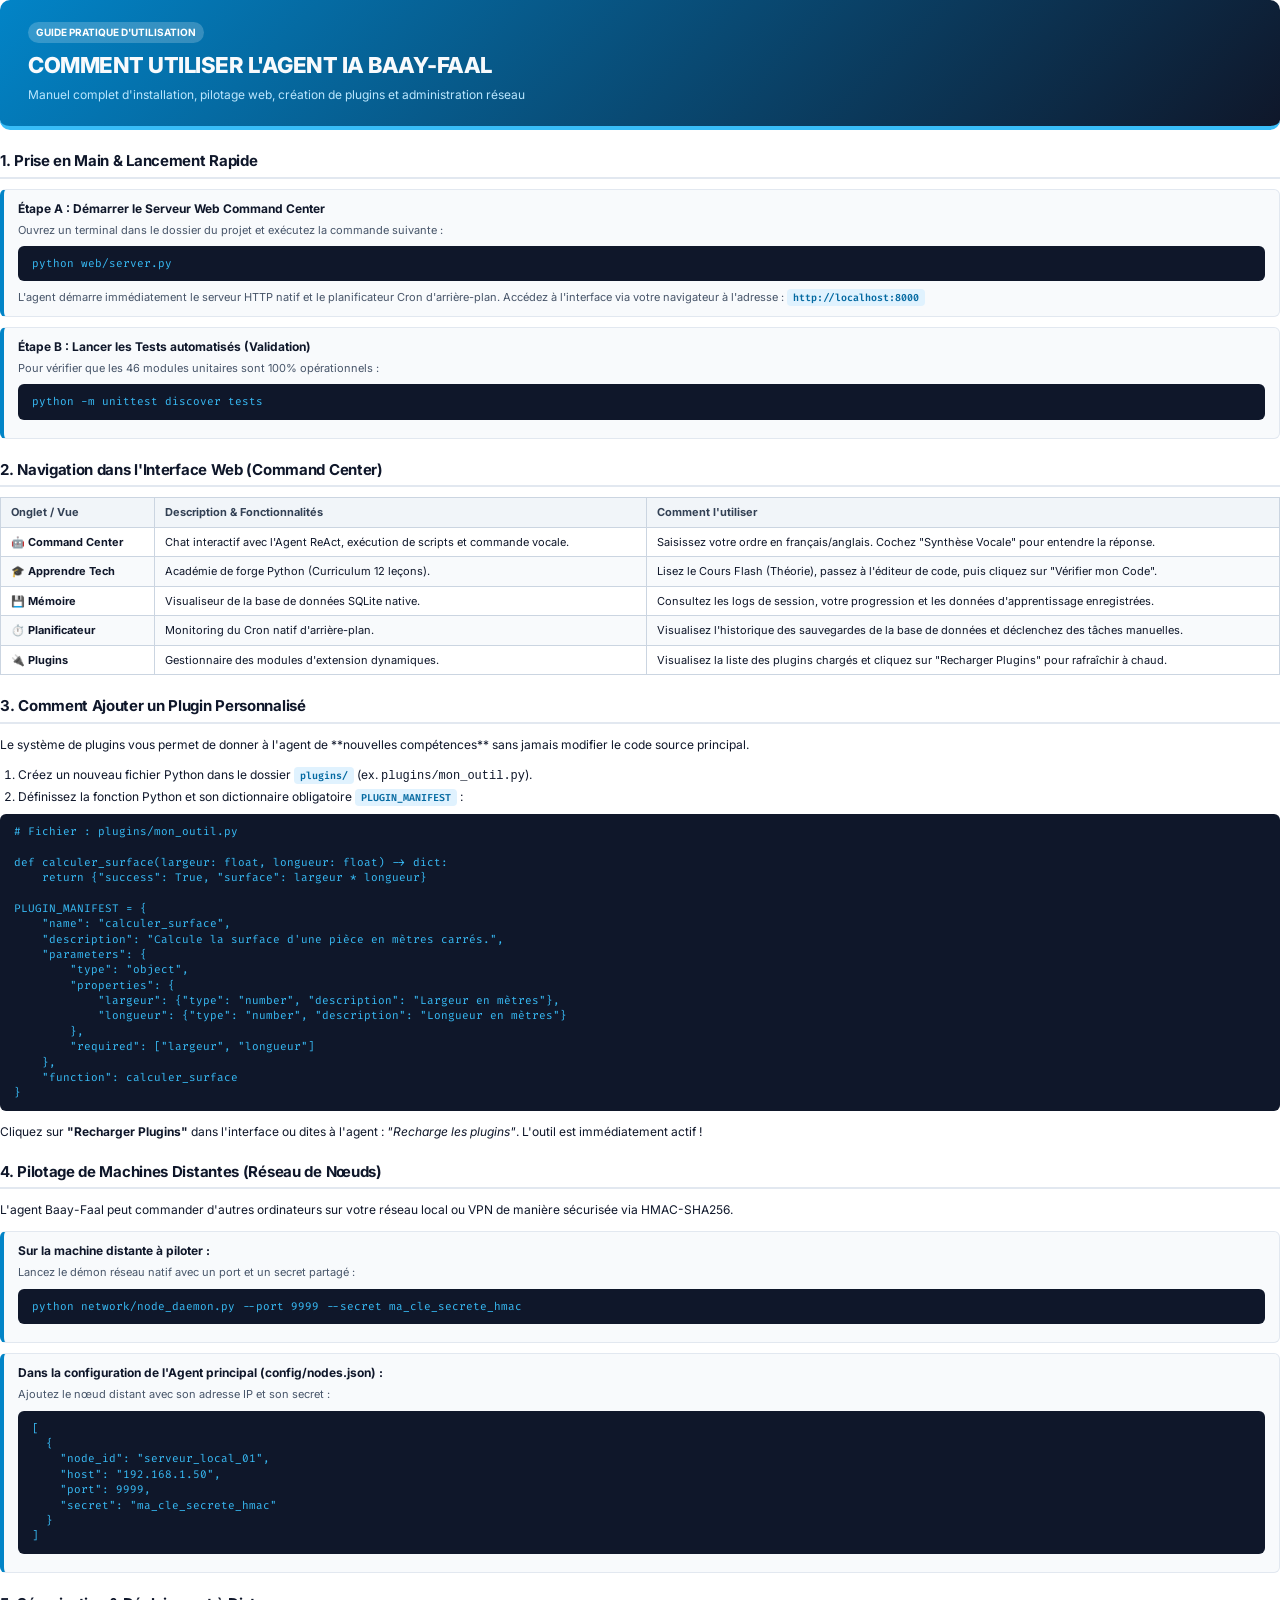
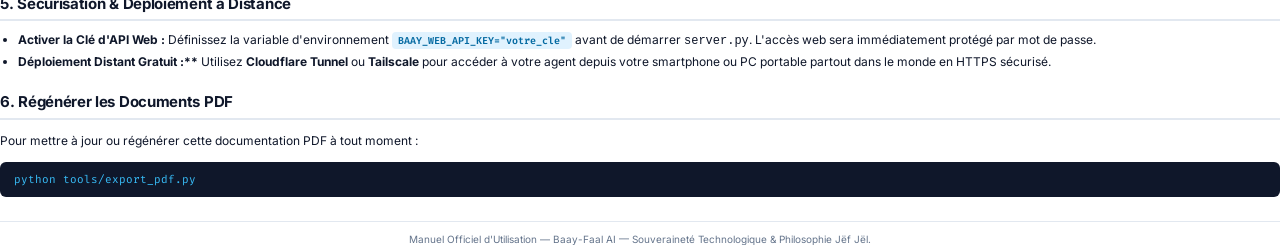
<file: docs/guide_utilisation_baay_faal.html>
<!DOCTYPE html>
<html lang="fr">
<head>
  <meta charset="UTF-8">
  <title>Guide d'Utilisation Officiel — Agent IA Baay-Faal</title>
  <style>
    @import url('https://fonts.googleapis.com/css2?family=Inter:wght@300;400;600;700;800&family=Fira+Code:wght@400;600&display=swap');

    @page {
      size: A4;
      margin: 12mm;
    }

    body {
      font-family: 'Inter', -apple-system, BlinkMacSystemFont, "Segoe UI", Roboto, sans-serif;
      color: #0f172a;
      background-color: #ffffff;
      line-height: 1.5;
      margin: 0;
      padding: 0;
      font-size: 12px;
    }

    .header-banner {
      background: linear-gradient(135deg, #0284c7 0%, #0f172a 100%);
      color: #ffffff;
      padding: 22px 28px;
      border-radius: 10px;
      margin-bottom: 20px;
      border-bottom: 4px solid #38bdf8;
    }

    .header-banner h1 {
      margin: 0 0 4px 0;
      font-size: 22px;
      font-weight: 800;
      letter-spacing: -0.5px;
      color: #f8fafc;
    }

    .header-banner p {
      margin: 0;
      font-size: 12px;
      color: #bae6fd;
      font-weight: 400;
    }

    .badge {
      display: inline-block;
      background: rgba(255, 255, 255, 0.2);
      color: #ffffff;
      padding: 3px 8px;
      border-radius: 16px;
      font-size: 10px;
      font-weight: 700;
      text-transform: uppercase;
      margin-bottom: 6px;
    }

    h2 {
      color: #0f172a;
      font-size: 15px;
      font-weight: 700;
      border-bottom: 2px solid #e2e8f0;
      padding-bottom: 4px;
      margin-top: 20px;
      margin-bottom: 10px;
      letter-spacing: -0.3px;
    }

    h3 {
      color: #0284c7;
      font-size: 13px;
      font-weight: 600;
      margin-top: 14px;
      margin-bottom: 6px;
    }

    .step-card {
      background-color: #f8fafc;
      border: 1px solid #e2e8f0;
      border-left: 4px solid #0284c7;
      padding: 10px 14px;
      border-radius: 6px;
      margin-bottom: 10px;
    }

    .step-card h4 {
      margin: 0 0 4px 0;
      color: #0f172a;
      font-size: 12px;
      font-weight: 700;
    }

    .step-card p {
      margin: 0;
      font-size: 11px;
      color: #475569;
    }

    table {
      width: 100%;
      border-collapse: collapse;
      margin: 10px 0;
      font-size: 11px;
    }

    th, td {
      border: 1px solid #cbd5e1;
      padding: 6px 10px;
      text-align: left;
    }

    th {
      background-color: #f1f5f9;
      color: #334155;
      font-weight: 700;
    }

    tr:nth-child(even) {
      background-color: #f8fafc;
    }

    .code-block {
      background-color: #0f172a;
      color: #38bdf8;
      font-family: 'Fira Code', monospace;
      padding: 10px 14px;
      border-radius: 6px;
      font-size: 11px;
      line-height: 1.4;
      margin: 8px 0;
      white-space: pre-wrap;
      word-break: break-all;
    }

    .key-tag {
      background-color: #e0f2fe;
      color: #0369a1;
      padding: 2px 6px;
      border-radius: 4px;
      font-family: 'Fira Code', monospace;
      font-size: 10px;
      font-weight: 600;
    }

    ul, ol {
      margin: 6px 0;
      padding-left: 18px;
    }

    li {
      margin-bottom: 3px;
    }

    .footer {
      margin-top: 24px;
      padding-top: 10px;
      border-top: 1px solid #e2e8f0;
      text-align: center;
      font-size: 10px;
      color: #64748b;
    }
  </style>
</head>
<body>

  <div class="header-banner">
    <div class="badge">Guide Pratique d'Utilisation</div>
    <h1>COMMENT UTILISER L'AGENT IA BAAY-FAAL</h1>
    <p>Manuel complet d'installation, pilotage web, création de plugins et administration réseau</p>
  </div>

  <h2>1. Prise en Main & Lancement Rapide</h2>

  <div class="step-card">
    <h4>Étape A : Démarrer le Serveur Web Command Center</h4>
    <p>Ouvrez un terminal dans le dossier du projet et exécutez la commande suivante :</p>
    <div class="code-block">python web/server.py</div>
    <p>L'agent démarre immédiatement le serveur HTTP natif et le planificateur Cron d'arrière-plan. Accédez à l'interface via votre navigateur à l'adresse : <span class="key-tag">http://localhost:8000</span></p>
  </div>

  <div class="step-card">
    <h4>Étape B : Lancer les Tests automatisés (Validation)</h4>
    <p>Pour vérifier que les 46 modules unitaires sont 100% opérationnels :</p>
    <div class="code-block">python -m unittest discover tests</div>
  </div>

  <h2>2. Navigation dans l'Interface Web (Command Center)</h2>
  <table>
    <thead>
      <tr>
        <th>Onglet / Vue</th>
        <th>Description & Fonctionnalités</th>
        <th>Comment l'utiliser</th>
      </tr>
    </thead>
    <tbody>
      <tr>
        <td><strong>🤖 Command Center</strong></td>
        <td>Chat interactif avec l'Agent ReAct, exécution de scripts et commande vocale.</td>
        <td>Saisissez votre ordre en français/anglais. Cochez "Synthèse Vocale" pour entendre la réponse.</td>
      </tr>
      <tr>
        <td><strong>🎓 Apprendre Tech</strong></td>
        <td>Académie de forge Python (Curriculum 12 leçons).</td>
        <td>Lisez le Cours Flash (Théorie), passez à l'éditeur de code, puis cliquez sur "Vérifier mon Code".</td>
      </tr>
      <tr>
        <td><strong>💾 Mémoire</strong></td>
        <td>Visualiseur de la base de données SQLite native.</td>
        <td>Consultez les logs de session, votre progression et les données d'apprentissage enregistrées.</td>
      </tr>
      <tr>
        <td><strong>⏱️ Planificateur</strong></td>
        <td>Monitoring du Cron natif d'arrière-plan.</td>
        <td>Visualisez l'historique des sauvegardes de la base de données et déclenchez des tâches manuelles.</td>
      </tr>
      <tr>
        <td><strong>🔌 Plugins</strong></td>
        <td>Gestionnaire des modules d'extension dynamiques.</td>
        <td>Visualisez la liste des plugins chargés et cliquez sur "Recharger Plugins" pour rafraîchir à chaud.</td>
      </tr>
    </tbody>
  </table>

  <h2>3. Comment Ajouter un Plugin Personnalisé</h2>
  <p>Le système de plugins vous permet de donner à l'agent de **nouvelles compétences** sans jamais modifier le code source principal.</p>

  <ol>
    <li>Créez un nouveau fichier Python dans le dossier <span class="key-tag">plugins/</span> (ex. <code>plugins/mon_outil.py</code>).</li>
    <li>Définissez la fonction Python et son dictionnaire obligatoire <span class="key-tag">PLUGIN_MANIFEST</span> :</li>
  </ol>

  <div class="code-block"># Fichier : plugins/mon_outil.py

def calculer_surface(largeur: float, longueur: float) -> dict:
    return {"success": True, "surface": largeur * longueur}

PLUGIN_MANIFEST = {
    "name": "calculer_surface",
    "description": "Calcule la surface d'une pièce en mètres carrés.",
    "parameters": {
        "type": "object",
        "properties": {
            "largeur": {"type": "number", "description": "Largeur en mètres"},
            "longueur": {"type": "number", "description": "Longueur en mètres"}
        },
        "required": ["largeur", "longueur"]
    },
    "function": calculer_surface
}</div>

  <p>Cliquez sur <strong>"Recharger Plugins"</strong> dans l'interface ou dites à l'agent : <em>"Recharge les plugins"</em>. L'outil est immédiatement actif !</p>

  <h2>4. Pilotage de Machines Distantes (Réseau de Nœuds)</h2>
  <p>L'agent Baay-Faal peut commander d'autres ordinateurs sur votre réseau local ou VPN de manière sécurisée via HMAC-SHA256.</p>

  <div class="step-card">
    <h4>Sur la machine distante à piloter :</h4>
    <p>Lancez le démon réseau natif avec un port et un secret partagé :</p>
    <div class="code-block">python network/node_daemon.py --port 9999 --secret ma_cle_secrete_hmac</div>
  </div>

  <div class="step-card">
    <h4>Dans la configuration de l'Agent principal (config/nodes.json) :</h4>
    <p>Ajoutez le nœud distant avec son adresse IP et son secret :</p>
    <div class="code-block">[
  {
    "node_id": "serveur_local_01",
    "host": "192.168.1.50",
    "port": 9999,
    "secret": "ma_cle_secrete_hmac"
  }
]</div>
  </div>

  <h2>5. Sécurisation & Déploiement à Distance</h2>
  <ul>
    <li><strong>Activer la Clé d'API Web :</strong> Définissez la variable d'environnement <span class="key-tag">BAAY_WEB_API_KEY="votre_cle"</span> avant de démarrer <code>server.py</code>. L'accès web sera immédiatement protégé par mot de passe.</li>
    <li><strong>Déploiement Distant Gratuit :**</strong> Utilisez <strong>Cloudflare Tunnel</strong> ou <strong>Tailscale</strong> pour accéder à votre agent depuis votre smartphone ou PC portable partout dans le monde en HTTPS sécurisé.</li>
  </ul>

  <h2>6. Régénérer les Documents PDF</h2>
  <p>Pour mettre à jour ou régénérer cette documentation PDF à tout moment :</p>
  <div class="code-block">python tools/export_pdf.py</div>

  <div class="footer">
    Manuel Officiel d'Utilisation — Baay-Faal AI — Souveraineté Technologique & Philosophie Jëf Jël.
  </div>

</body>
</html>
</file>
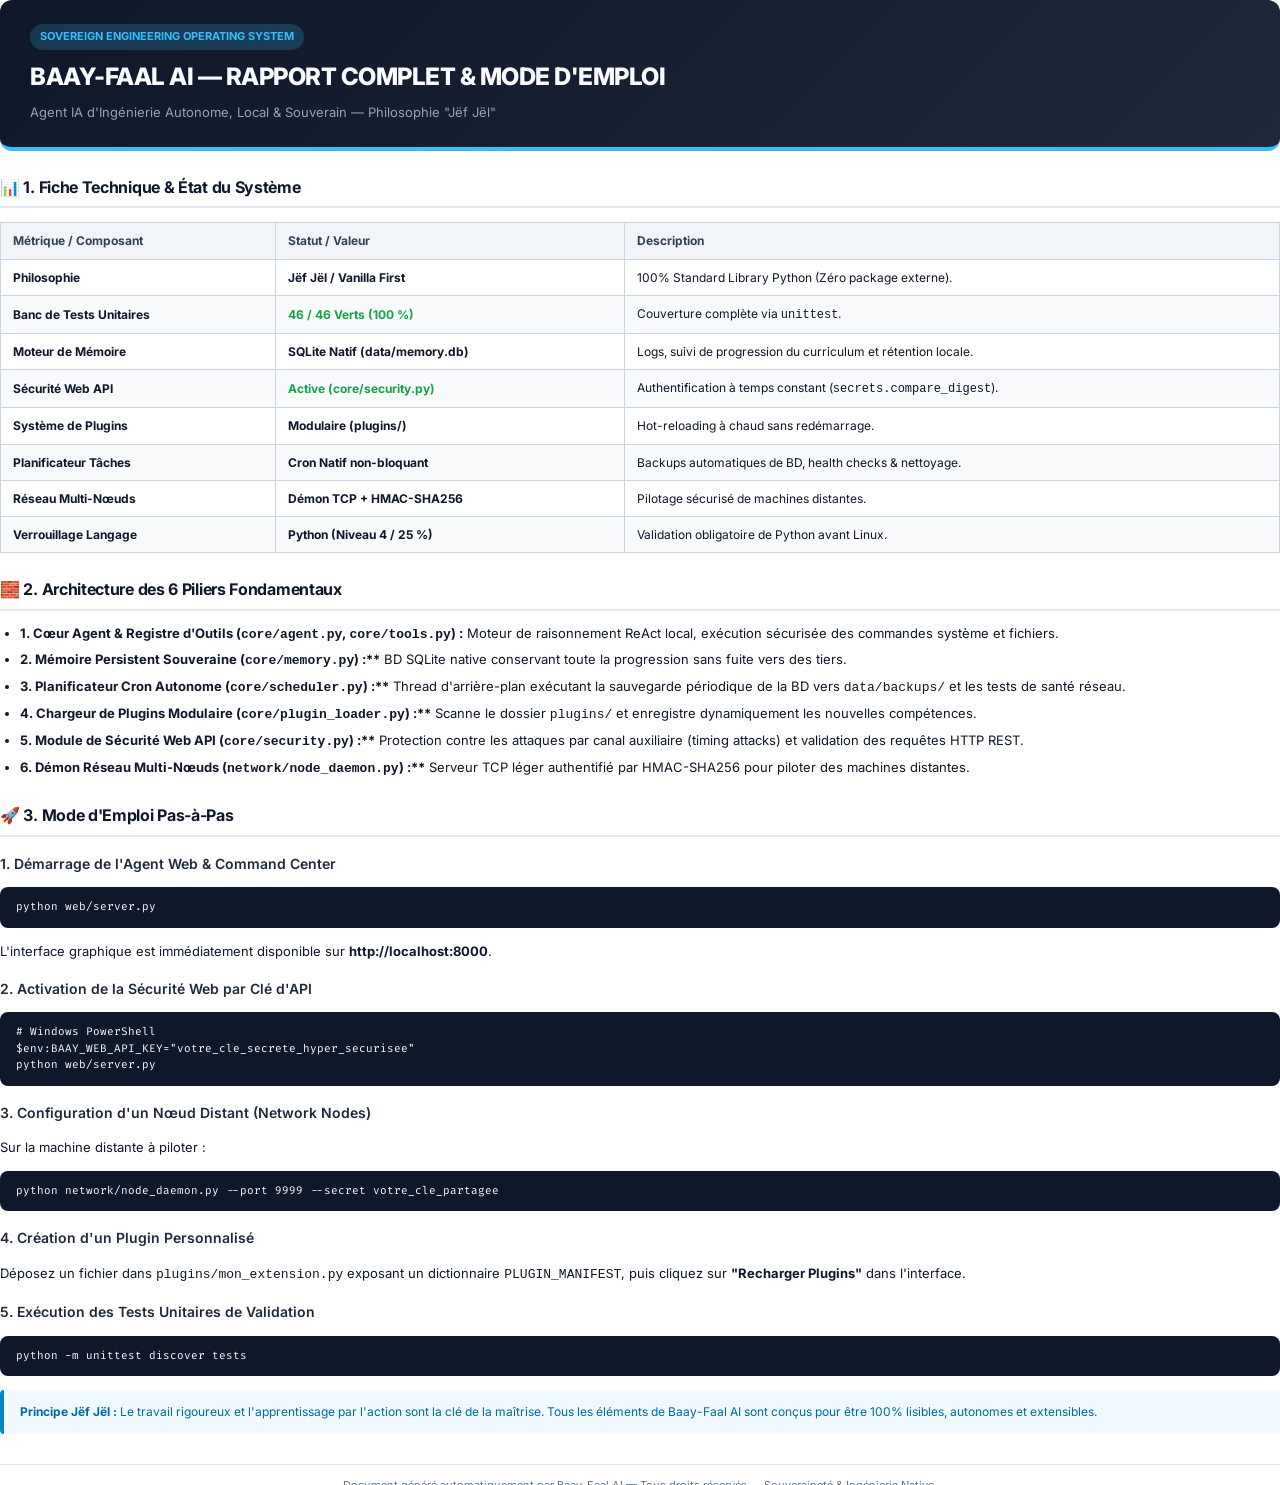
<file: docs/rapport_baay_faal.html>
<!DOCTYPE html>
<html lang="fr">
<head>
  <meta charset="UTF-8">
  <title>Rapport Complet & Mode d'Emploi — BAAY-FAAL AI</title>
  <style>
    @import url('https://fonts.googleapis.com/css2?family=Inter:wght@300;400;600;700;800&family=Fira+Code:wght@400;600&display=swap');

    @page {
      size: A4;
      margin: 15mm;
    }

    body {
      font-family: 'Inter', -apple-system, BlinkMacSystemFont, "Segoe UI", Roboto, sans-serif;
      color: #0f172a;
      background-color: #ffffff;
      line-height: 1.6;
      margin: 0;
      padding: 0;
      font-size: 13px;
    }

    .header-banner {
      background: linear-gradient(135deg, #0f172a 0%, #1e293b 100%);
      color: #ffffff;
      padding: 24px 30px;
      border-radius: 12px;
      margin-bottom: 24px;
      border-bottom: 4px solid #38bdf8;
    }

    .header-banner h1 {
      margin: 0 0 6px 0;
      font-size: 24px;
      font-weight: 800;
      letter-spacing: -0.5px;
      color: #f8fafc;
    }

    .header-banner p {
      margin: 0;
      font-size: 13px;
      color: #94a3b8;
      font-weight: 400;
    }

    .badge {
      display: inline-block;
      background: rgba(56, 189, 248, 0.2);
      color: #38bdf8;
      padding: 4px 10px;
      border-radius: 20px;
      font-size: 11px;
      font-weight: 700;
      text-transform: uppercase;
      margin-bottom: 8px;
    }

    h2 {
      color: #0f172a;
      font-size: 16px;
      font-weight: 700;
      border-bottom: 2px solid #e2e8f0;
      padding-bottom: 6px;
      margin-top: 24px;
      margin-bottom: 12px;
      letter-spacing: -0.3px;
    }

    h3 {
      color: #1e293b;
      font-size: 14px;
      font-weight: 600;
      margin-top: 16px;
      margin-bottom: 8px;
    }

    table {
      width: 100%;
      border-collapse: collapse;
      margin: 14px 0;
      font-size: 12px;
    }

    th, td {
      border: 1px solid #cbd5e1;
      padding: 8px 12px;
      text-align: left;
    }

    th {
      background-color: #f1f5f9;
      color: #334155;
      font-weight: 700;
    }

    tr:nth-child(even) {
      background-color: #f8fafc;
    }

    .status-ok {
      color: #16a34a;
      font-weight: 700;
    }

    .code-block {
      background-color: #0f172a;
      color: #f8fafc;
      font-family: 'Fira Code', monospace;
      padding: 12px 16px;
      border-radius: 8px;
      font-size: 11px;
      line-height: 1.5;
      margin: 12px 0;
      white-space: pre-wrap;
      word-break: break-all;
    }

    .info-box {
      background-color: #f0f9ff;
      border-left: 4px solid #0284c7;
      padding: 12px 16px;
      border-radius: 4px;
      margin: 14px 0;
      font-size: 12px;
      color: #0369a1;
    }

    ul, ol {
      margin: 8px 0;
      padding-left: 20px;
    }

    li {
      margin-bottom: 4px;
    }

    .footer {
      margin-top: 30px;
      padding-top: 12px;
      border-top: 1px solid #e2e8f0;
      text-align: center;
      font-size: 11px;
      color: #64748b;
    }
  </style>
</head>
<body>

  <div class="header-banner">
    <div class="badge">Sovereign Engineering Operating System</div>
    <h1>BAAY-FAAL AI — RAPPORT COMPLET & MODE D'EMPLOI</h1>
    <p>Agent IA d'Ingénierie Autonome, Local & Souverain — Philosophie "Jëf Jël"</p>
  </div>

  <h2>📊 1. Fiche Technique & État du Système</h2>
  <table>
    <thead>
      <tr>
        <th>Métrique / Composant</th>
        <th>Statut / Valeur</th>
        <th>Description</th>
      </tr>
    </thead>
    <tbody>
      <tr>
        <td><strong>Philosophie</strong></td>
        <td><strong>Jëf Jël / Vanilla First</strong></td>
        <td>100% Standard Library Python (Zéro package externe).</td>
      </tr>
      <tr>
        <td><strong>Banc de Tests Unitaires</strong></td>
        <td><span class="status-ok">46 / 46 Verts (100 %)</span></td>
        <td>Couverture complète via <code>unittest</code>.</td>
      </tr>
      <tr>
        <td><strong>Moteur de Mémoire</strong></td>
        <td><strong>SQLite Natif (data/memory.db)</strong></td>
        <td>Logs, suivi de progression du curriculum et rétention locale.</td>
      </tr>
      <tr>
        <td><strong>Sécurité Web API</strong></td>
        <td><span class="status-ok">Active (core/security.py)</span></td>
        <td>Authentification à temps constant (<code>secrets.compare_digest</code>).</td>
      </tr>
      <tr>
        <td><strong>Système de Plugins</strong></td>
        <td><strong>Modulaire (plugins/)</strong></td>
        <td>Hot-reloading à chaud sans redémarrage.</td>
      </tr>
      <tr>
        <td><strong>Planificateur Tâches</strong></td>
        <td><strong>Cron Natif non-bloquant</strong></td>
        <td>Backups automatiques de BD, health checks & nettoyage.</td>
      </tr>
      <tr>
        <td><strong>Réseau Multi-Nœuds</strong></td>
        <td><strong>Démon TCP + HMAC-SHA256</strong></td>
        <td>Pilotage sécurisé de machines distantes.</td>
      </tr>
      <tr>
        <td><strong>Verrouillage Langage</strong></td>
        <td><strong>Python (Niveau 4 / 25 %)</strong></td>
        <td>Validation obligatoire de Python avant Linux.</td>
      </tr>
    </tbody>
  </table>

  <h2>🧱 2. Architecture des 6 Piliers Fondamentaux</h2>
  <ul>
    <li><strong>1. Cœur Agent & Registre d'Outils (<code>core/agent.py</code>, <code>core/tools.py</code>) :</strong> Moteur de raisonnement ReAct local, exécution sécurisée des commandes système et fichiers.</li>
    <li><strong>2. Mémoire Persistent Souveraine (<code>core/memory.py</code>) :**</strong> BD SQLite native conservant toute la progression sans fuite vers des tiers.</li>
    <li><strong>3. Planificateur Cron Autonome (<code>core/scheduler.py</code>) :**</strong> Thread d'arrière-plan exécutant la sauvegarde périodique de la BD vers <code>data/backups/</code> et les tests de santé réseau.</li>
    <li><strong>4. Chargeur de Plugins Modulaire (<code>core/plugin_loader.py</code>) :**</strong> Scanne le dossier <code>plugins/</code> et enregistre dynamiquement les nouvelles compétences.</li>
    <li><strong>5. Module de Sécurité Web API (<code>core/security.py</code>) :**</strong> Protection contre les attaques par canal auxiliaire (timing attacks) et validation des requêtes HTTP REST.</li>
    <li><strong>6. Démon Réseau Multi-Nœuds (<code>network/node_daemon.py</code>) :**</strong> Serveur TCP léger authentifié par HMAC-SHA256 pour piloter des machines distantes.</li>
  </ul>

  <h2>🚀 3. Mode d'Emploi Pas-à-Pas</h2>

  <h3>1. Démarrage de l'Agent Web & Command Center</h3>
  <div class="code-block">python web/server.py</div>
  <p>L'interface graphique est immédiatement disponible sur <strong>http://localhost:8000</strong>.</p>

  <h3>2. Activation de la Sécurité Web par Clé d'API</h3>
  <div class="code-block"># Windows PowerShell
$env:BAAY_WEB_API_KEY="votre_cle_secrete_hyper_securisee"
python web/server.py</div>

  <h3>3. Configuration d'un Nœud Distant (Network Nodes)</h3>
  <p>Sur la machine distante à piloter :</p>
  <div class="code-block">python network/node_daemon.py --port 9999 --secret votre_cle_partagee</div>

  <h3>4. Création d'un Plugin Personnalisé</h3>
  <p>Déposez un fichier dans <code>plugins/mon_extension.py</code> exposant un dictionnaire <code>PLUGIN_MANIFEST</code>, puis cliquez sur <strong>"Recharger Plugins"</strong> dans l'interface.</p>

  <h3>5. Exécution des Tests Unitaires de Validation</h3>
  <div class="code-block">python -m unittest discover tests</div>

  <div class="info-box">
    <strong>Principe Jëf Jël :</strong> Le travail rigoureux et l'apprentissage par l'action sont la clé de la maîtrise. Tous les éléments de Baay-Faal AI sont conçus pour être 100% lisibles, autonomes et extensibles.
  </div>

  <div class="footer">
    Document généré automatiquement par Baay-Faal AI — Tous droits réservés — Souveraineté & Ingénierie Native.
  </div>

</body>
</html>
</file>
